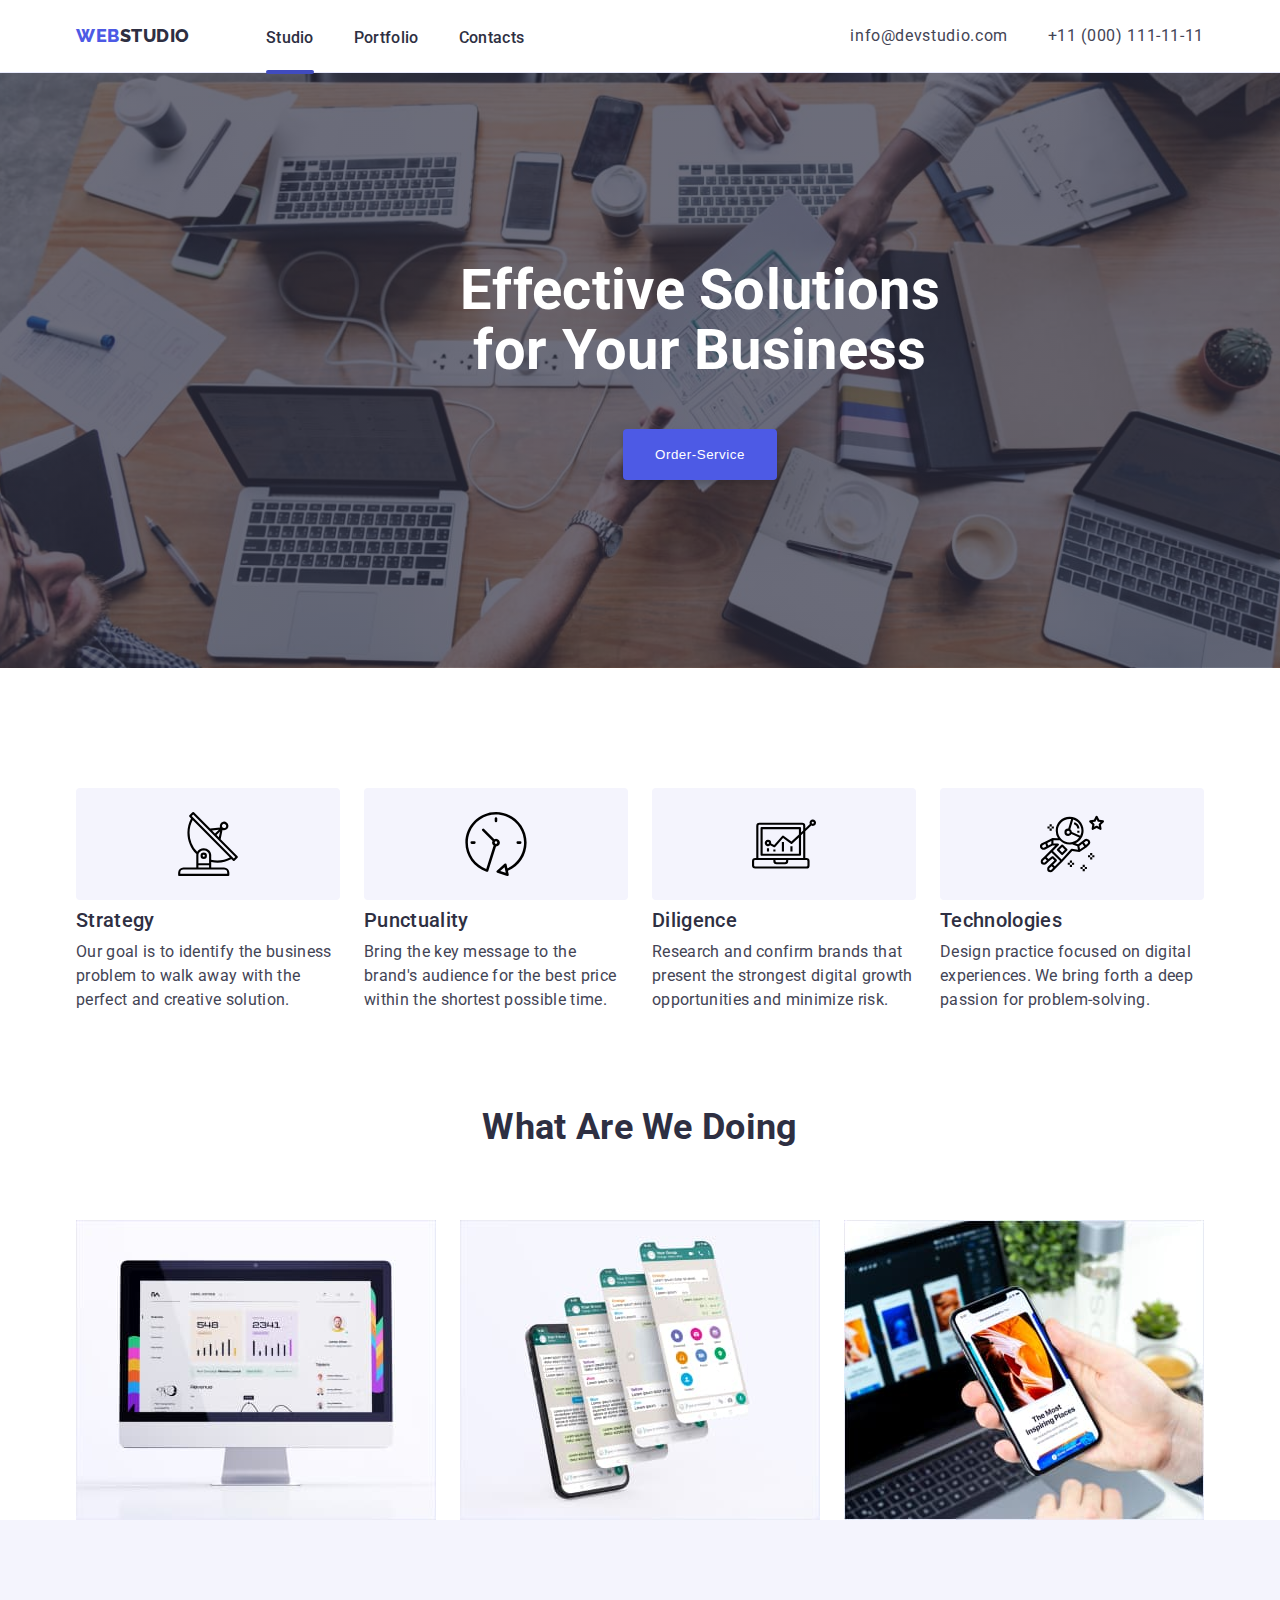
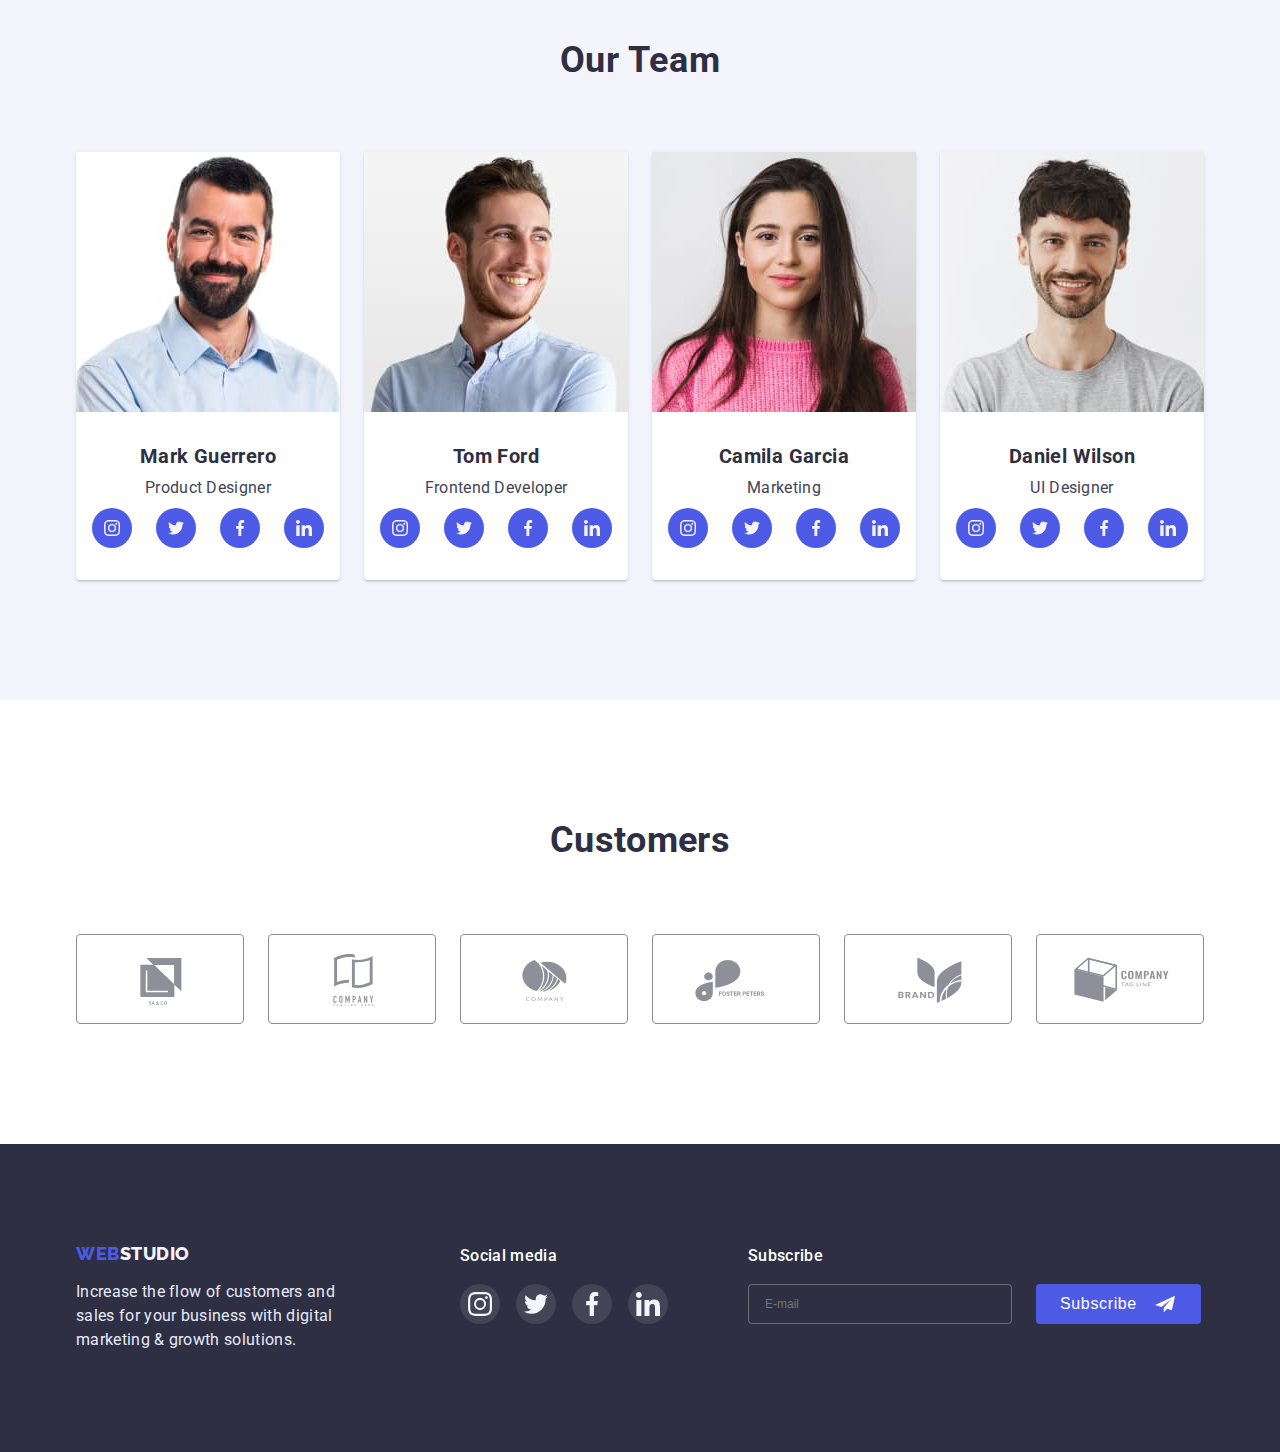
<file: index.html>
<!DOCTYPE html>
<html lang="en">
  <head>
    <meta charset="UTF-8" />
    <meta http-equiv="X-UA-Compatible" content="IE=edge" />
    <meta name="viewport" content="width=device-width, initial-scale=1.0" />
    <title>WebStudio</title>

    <link rel="preconnect" href="https://fonts.googleapis.com" />
    <link rel="preconnect" href="https://fonts.gstatic.com" crossorigin />
    <link
      href="https://fonts.googleapis.com/css2?family=Raleway:wght@700;800&family=Roboto:wght@400;500;700;900&display=swap"
      rel="stylesheet"
    />

    <link
      rel="stylesheet"
      href="https://cdnjs.cloudflare.com/ajax/libs/modern-normalize/1.1.0/modern-normalize.min.css"
      integrity="sha512-wpPYUAdjBVSE4KJnH1VR1HeZfpl1ub8YT/NKx4PuQ5NmX2tKuGu6U/JRp5y+Y8XG2tV+wKQpNHVUX03MfMFn9Q=="
      crossorigin="anonymous"
      referrerpolicy="no-referrer"
    />
    <link rel="stylesheet" href="./css/styles.css" />
    <link rel="stylesheet" href="./css/mobile.css" />
    <link rel="stylesheet" href="./css/tablet.css" />
    <link rel="stylesheet" href="./css/desktop.css" />
  </head>

  <body>
    <header class="header">
      <div class="container header-container">
        <nav class="header-navigation">
          <a href="./index.html" class="header-logo-web link"
            >Web<span class="header-logo-studio link">Studio</span></a
          >
          <ul class="header-list list">
            <li class="header-item">
              <a class="header-link link current" href="./index.html">Studio</a>
            </li>
            <li class="header-item">
              <a class="header-link link" href="./portfolio.html">Portfolio</a>
            </li>
            <li class="header-item">
              <a class="header-link link" href="">Contacts</a>
            </li>
          </ul>
        </nav>

        <ul class="header-info list">
          <li class="header-item">
            <a class="header-mailto link" href="mailto:info@devstudio.com"
              >info@devstudio.com</a
            >
          </li>
          <li class="header-item">
            <a class="header-tel link" href="tel:+110001111111"
              >+11 (000) 111-11-11</a
            >
          </li>
        </ul>

        <button type="button" class="menu-open" data-Menu-open>
          <svg class="menu-open-icon" width="32" height="22">
            <use href="./img/icons.svg#icon-hamburger"></use>
          </svg>
        </button>
      </div>
      <div class="mob-menu is-hidden" data-Menu>
        <div class="container">

    <div class="mob-menu-top">
        <button type="button" class="menu-close" data-Menu-close>
          <svg class="menu-close-icon" width="8" height="8">
            <use href="./img/icons.svg#icon-close-black"></use>
          </svg>
        </button>
        <ul class="mob-menu-list list">
            <li class="mob-menu-item">
              <a class="mob-link link current" href="./index.html">Studio</a>
            </li>
            <li class="mob-menu-item">
              <a class="mob-link link" href="./portfolio.html">Portfolio</a>
            </li>
            <li class="mob-menu-item">
              <a class="mob-link link" href="">Contacts</a>
            </li>
          </ul>
    </div>
        </nav>

    <div class="mob-menu-bottom"> 
        <ul class="mob-menu-info list">
          <li class="mob-menu-item">
            <a class="mob-menu-tel link" href="tel:+110001111111"
              >11(000)111-11-11</a
            >
          </li>
          <li class="mob-menu-item">
            <a class="mob-menu-mailto link" href="mailto:info@devstudio.com"
              >info@devstudio.com</a
            >
          </li>
        </ul>
        <ul class="mob-soc-list list">
          <li class="mob-soc-item">
                    <a href="" class="mob-soc-link link">
                      <svg class="mob-soc-icon" width="24" height="24">
                        <use href="./img/icons.svg#icon-instagram"></use>
                      </svg>
                    </a>
                  </li>
                  <li class="mob-soc-item">
                    <a href="" class="mob-soc-link link">
                      <svg class="mob-soc-icon" width="24" height="24">
                        <use href="./img/icons.svg#icon-twitter"></use>
                      </svg>
                    </a>
                  </li>
                  <li class="mob-soc-item">
                    <a href="" class="mob-soc-link link">
                      <svg class="mob-soc-icon" width="24" height="24">
                        <use href="./img/icons.svg#icon-facebook"></use>
                      </svg>
                    </a>
                  </li>
                  <li class="mob-soc-item">
                  <a href="" class="mob-soc-link link">
                <svg class="mob-soc-icon" width="24" height="24">
                <use href="./img/icons.svg#icon-linkedin"></use>
              </svg>
            </a>
          </li>
        </ul>
    </div> 

        </div>
      </div>
    </header>
    <main class="main">
      <!-- Page header section  -->
      <section class="hero">
        <div class="container">
          <h1 class="hero-caption">Effective Solutions for Your Business</h1>
          <button type="button" class="hero-btn" data-modal-open>
            Order-Service
          </button>
        </div>
      </section>
      <!-- Unique page content section-->
      <section class="text">
        <div class="container">
          <ul class="text-list list">
            <li class="text-item">
              <div class="features-div">
                <svg class="features-icon" width="64px" height="64px">
                  <use href="./img/icons.svg#icon-antenna"></use>
                </svg>
              </div>
              <h3 class="text-title">Strategy</h3>
              <p class="text-quote">
                Our goal is to identify the business problem to walk away with
                the perfect and creative solution.
              </p>
            </li>
            <li class="text-item">
              <div class="features-div">
                <svg class="features-icon" width="64px" height="64px">
                  <use href="./img/icons.svg#icon-clock"></use>
                </svg>
              </div>
              <h3 class="text-title">Punctuality</h3>
              <p class="text-quote">
                Bring the key message to the brand's audience for the best price
                within the shortest possible time.
              </p>
            </li>
            <li class="text-item">
              <div class="features-div">
                <svg class="features-icon" width="64px" height="64px">
                  <use href="./img/icons.svg#icon-diagram"></use>
                </svg>
              </div>
              <h3 class="text-title">Diligence</h3>
              <p class="text-quote">
                Research and confirm brands that present the strongest digital
                growth opportunities and minimize risk.
              </p>
            </li>
            <li class="text-item">
              <div class="features-div">
                <svg class="features-icon" width="64px" height="64px">
                  <use href="./img/icons.svg#icon-astronaut"></use>
                </svg>
              </div>
              <h3 class="text-title">Technologies</h3>
              <p class="text-quote">
                Design practice focused on digital experiences. We bring forth a
                deep passion for problem-solving.
              </p>
            </li>
          </ul>
        </div>
      </section>
      <!-- Offer section-->
      <section class="section about-section">
        <div class="container">
          <h2 class="about-title">What are we doing</h2>
          <ul class="about-list list">
            <li class="about-item">
              <img src="./img/about1.jpg" alt="Strategy" />
            </li>
            <li class="about-item">
              <img src="./img/about2.jpg" alt="programs" />
            </li>
            <li class="about-item">
              <img src="./img/about3.jpg" alt="technologies" />
            </li>
          </ul>
        </div>
      </section>
      <!-- Employees companies-->
      <section class="section section-user">
        <div class="container">
          <h2 class="user-logoo">Our Team</h2>
          <ul class="user-list list">
            <li class="user-item">
              <img
                src="./img/employees1.jpg"
                alt="employees"
                srcset="./img/employees1-1x.jpg 1x, ./img/employees1-2x.jpg 2x"
                width="264"
                height="260"
              />
              <div class="team-memb">
                <h3 class="user-logo">Mark Guerrero</h3>
                <p class="user-quote">Product Designer</p>
                <ul class="webstudio-soc-list list">
                  <li class="webstudio-soc-item">
                    <a href="" class="webstudio-soc-link link">
                      <svg class="webstudio-soc-icon" width="16" height="16">
                        <use href="./img/icons.svg#icon-instagram"></use>
                      </svg>
                    </a>
                  </li>
                  <li class="webstudio-soc-item">
                    <a href="" class="webstudio-soc-link link">
                      <svg class="webstudio-soc-icon" width="16" height="16">
                        <use href="./img/icons.svg#icon-twitter"></use>
                      </svg>
                    </a>
                  </li>
                  <li class="webstudio-soc-item">
                    <a href="" class="webstudio-soc-link link">
                      <svg class="webstudio-soc-icon" width="16" height="16">
                        <use href="./img/icons.svg#icon-facebook"></use>
                      </svg>
                    </a>
                  </li>
                  <li class="webstudio-soc-item">
                    <a href="" class="webstudio-soc-link link">
                      <svg class="webstudio-soc-icon" width="16" height="16">
                        <use href="./img/icons.svg#icon-linkedin"></use>
                      </svg>
                    </a>
                  </li>
                </ul>
              </div>
            </li>
            <li class="user-item">
              <img
                src="./img/employees2.jpg"
                alt="employees"
                srcset="./img/employees2-1x.jpg 1x, ./img/employees2-2x.jpg 2x"
                width="264"
                height="260"
              />
              <div class="team-memb">
                <h3 class="user-logo">Tom Ford</h3>
                <p class="user-quote">Frontend Developer</p>
                <ul class="webstudio-soc-list list">
                  <li class="webstudio-soc-item">
                    <a href="" class="webstudio-soc-link link">
                      <svg class="webstudio-soc-icon" width="16" height="16">
                        <use href="./img/icons.svg#icon-instagram"></use>
                      </svg>
                    </a>
                  </li>
                  <li class="webstudio-soc-item">
                    <a href="" class="webstudio-soc-link link">
                      <svg class="webstudio-soc-icon" width="16" height="16">
                        <use href="./img/icons.svg#icon-twitter"></use>
                      </svg>
                    </a>
                  </li>
                  <li class="webstudio-soc-item">
                    <a href="" class="webstudio-soc-link link">
                      <svg class="webstudio-soc-icon" width="16" height="16">
                        <use href="./img/icons.svg#icon-facebook"></use>
                      </svg>
                    </a>
                  </li>
                  <li class="webstudio-soc-item">
                    <a href="" class="webstudio-soc-link link">
                      <svg class="webstudio-soc-icon" width="16" height="16">
                        <use href="./img/icons.svg#icon-linkedin"></use>
                      </svg>
                    </a>
                  </li>
                </ul>
              </div>
            </li>
            <li class="user-item">
              <img
                src="./img/employees3.jpg"
                alt="employees"
                srcset="./img/employees3-1x.jpg 1x, ./img/employees3-2x.jpg 2x"
                width="264"
                height="260"
              />
              <div class="team-memb">
                <h3 class="user-logo">Camila Garcia</h3>
                <p class="user-quote">Marketing</p>
                <ul class="webstudio-soc-list list">
                  <li class="webstudio-soc-item">
                    <a href="" class="webstudio-soc-link link">
                      <svg class="webstudio-soc-icon" width="16" height="16">
                        <use href="./img/icons.svg#icon-instagram"></use>
                      </svg>
                    </a>
                  </li>
                  <li class="webstudio-soc-item">
                    <a href="" class="webstudio-soc-link link">
                      <svg class="webstudio-soc-icon" width="16" height="16">
                        <use href="./img/icons.svg#icon-twitter"></use>
                      </svg>
                    </a>
                  </li>
                  <li class="webstudio-soc-item">
                    <a href="" class="webstudio-soc-link link">
                      <svg class="webstudio-soc-icon" width="16" height="16">
                        <use href="./img/icons.svg#icon-facebook"></use>
                      </svg>
                    </a>
                  </li>
                  <li class="webstudio-soc-item">
                    <a href="" class="webstudio-soc-link link">
                      <svg class="webstudio-soc-icon" width="16" height="16">
                        <use href="./img/icons.svg#icon-linkedin"></use>
                      </svg>
                    </a>
                  </li>
                </ul>
              </div>
            </li>
            <li class="user-item">
              <img
                src="./img/employees4.jpg"
                alt="employees"
                srcset="./img/employees4-1x.jpg 1x, ./img/employees4-2x.jpg 1x"
                width="264"
                height="260"
              />
              <div class="team-memb">
                <h3 class="user-logo">Daniel Wilson</h3>
                <p class="user-quote">UI Designer</p>
                <ul class="webstudio-soc-list list">
                  <li class="webstudio-soc-item">
                    <a href="" class="webstudio-soc-link link">
                      <svg class="webstudio-soc-icon" width="16" height="16">
                        <use href="./img/icons.svg#icon-instagram"></use>
                      </svg>
                    </a>
                  </li>
                  <li class="webstudio-soc-item">
                    <a href="" class="webstudio-soc-link link">
                      <svg class="webstudio-soc-icon" width="16" height="16">
                        <use href="./img/icons.svg#icon-twitter"></use>
                      </svg>
                    </a>
                  </li>
                  <li class="webstudio-soc-item">
                    <a href="" class="webstudio-soc-link link">
                      <svg class="webstudio-soc-icon" width="16" height="16">
                        <use href="./img/icons.svg#icon-facebook"></use>
                      </svg>
                    </a>
                  </li>
                  <li class="webstudio-soc-item">
                    <a href="" class="webstudio-soc-link link">
                      <svg class="webstudio-soc-icon" width="16" height="16">
                        <use href="./img/icons.svg#icon-linkedin"></use>
                      </svg>
                    </a>
                  </li>
                </ul>
              </div>
            </li>
          </ul>
        </div>
      </section>
      <section class="section">
        <div class="container">
          <h2 class="section-title">Customers</h2>
          <ul class="clients-list list">
            <li class="clients-item">
              <a href="" class="clients-link link">
                <svg class="clients-icon" width="104" height="56">
                  <use href="./img/icons.svg#icon-Logo"></use>
                </svg>
              </a>
            </li>
            <li class="clients-item">
              <a href="" class="clients-link link">
                <svg class="clients-icon" width="104" height="56">
                  <use href="./img/icons.svg#icon-Logo1"></use>
                </svg>
              </a>
            </li>
            <li class="clients-item">
              <a href="" class="clients-link link">
                <svg class="clients-icon" width="104" height="56">
                  <use href="./img/icons.svg#icon-Logo2"></use>
                </svg>
              </a>
            </li>
            <li class="clients-item">
              <a href="" class="clients-link link">
                <svg class="clients-icon" width="104" height="56">
                  <use href="./img/icons.svg#icon-Logo3"></use>
                </svg>
              </a>
            </li>
            <li class="clients-item">
              <a href="" class="clients-link link">
                <svg class="clients-icon" width="104" height="56">
                  <use href="./img/icons.svg#icon-Logo4"></use>
                </svg>
              </a>
            </li>
            <li class="clients-item">
              <a href="" class="clients-link link">
                <svg class="clients-icon" width="104" height="56">
                  <use href="./img/icons.svg#icon-Logo5"></use>
                </svg>
              </a>
            </li>
          </ul>
        </div>
      </section>
    </main>
    <footer class="footer">
      <div class="container">
        <div class="logo-footer">
          <a href="./index.html" class="footer-logo-web link"
            >Web<span class="footer-logo-studio link">Studio</span></a
          >
          <p class="footer-quote">
            Increase the flow of customers and sales for your business with
            digital marketing & growth solutions.
          </p>
        </div>
        <div class="social-media">
          <p class="footer-media">Social media</p>
          <ul class="footer-list list">
            <li class="footer-item">
              <a href="" class="footer-link">
                <svg class="footer-icon" width="24" height="24">
                  <use href="./img/icons.svg#icon-instagram"></use>
                </svg>
              </a>
            </li>
            <li class="footer-item">
              <a href="" class="footer-link">
                <svg class="footer-icon" width="24" height="24">
                  <use href="./img/icons.svg#icon-twitter"></use>
                </svg>
              </a>
            </li>
            <li class="footer-item">
              <a href="" class="footer-link">
                <svg class="footer-icon" width="24" height="24">
                  <use href="./img/icons.svg#icon-facebook"></use>
                </svg>
              </a>
            </li>
            <li class="footer-item">
              <a href="" class="footer-link">
                <svg class="footer-icon" width="24" height="24">
                  <use href="./img/icons.svg#icon-linkedin"></use>
                </svg>
              </a>
            </li>
          </ul>
      </div>
        <div class="online">
          <p class="footer-media">Subscribe</p>
          <form class="online-form">
            <input
              type="text"
              class="online-input"
              placeholder="E-mail"
              name="E-mail"
              required
            />
            <button class="btn-subscribe" type="submit">
              Subscribe
              <svg class="btn-icon" width="24" height="20">
                <use href="./img/icons.svg#icon-Frame"></use>
              </svg>
            </button>
          </form>
        </div>
      </div>
    </footer>
    <div class="backdrob is-hidden" data-modal>
      <div class="modal">
        <button type="button" class="modal-close" data-modal-close>
          <svg class="modal-icon" width="8" height="8">
            <use href="./img/icons.svg#icon-close-black-18dp"></use>
          </svg>
        </button>
        <p class="modal-title">Leave your contacts and we will call you back</p>
        <form class="modal-form">
          <label
            ><span class="input-text">Name</span>
            <span class="input-wrap">
              <input
                type="text"
                class="modal-input"
                name="user-name"
                required
              />
              <svg class="input-icon" width="18" height="18">
                <use href="./img/icons.svg#icon-person-black"></use>
              </svg>
            </span>
          </label>

          <label
            ><span class="input-text">Phone</span>
            <span class="input-wrap">
              <input type="tel" class="modal-input" name="user-tel" required />
              <svg class="input-icon" width="18" height="24">
                <use href="./img/icons.svg#icon-phone-black"></use>
              </svg>
            </span>
          </label>

          <label
            ><span class="input-text">Email</span>
            <span class="input-wrap">
              <input type="email" class="modal-input" name="user-email" />
              <svg class="input-icon" width="18" height="24">
                <use href="./img/icons.svg#icon-email-black"></use>
              </svg>
            </span>
          </label>

          <label
            ><span class="input-text">Comment</span>
            <span class="input-wrap">
              <textarea
                name="user-text"
                id="user-text"
                class="modal-comment"
                placeholder="Text input"
              ></textarea>
            </span>
          </label>

          <div class="modal-field">
            <input
              type="checkbox"
              name="privacy"
              id="privacy"
              value="true"
              class="input-check visually-hidden"
            />
            <label for="privacy" class="check-text">
              <span>
                <svg class="check-icon" width="12" height="12">
                  <use href="./img/icons.svg#icon-Vector-1"></use>
                </svg>
              </span>
                I accept the terms and conditions of the
                <a href="#" class="link-policy">Privacy Policy</a>
            </label>
          </div>
          <div class="filter-btn">
            <button class="btn-sen" type="submit">Send</button>
          </div>
        </form>
      </div>
    </div>
    <script src="./js/modal.js"></script>
    <script src="./js/menu.js"></script>
  </body>
</html>
</file>
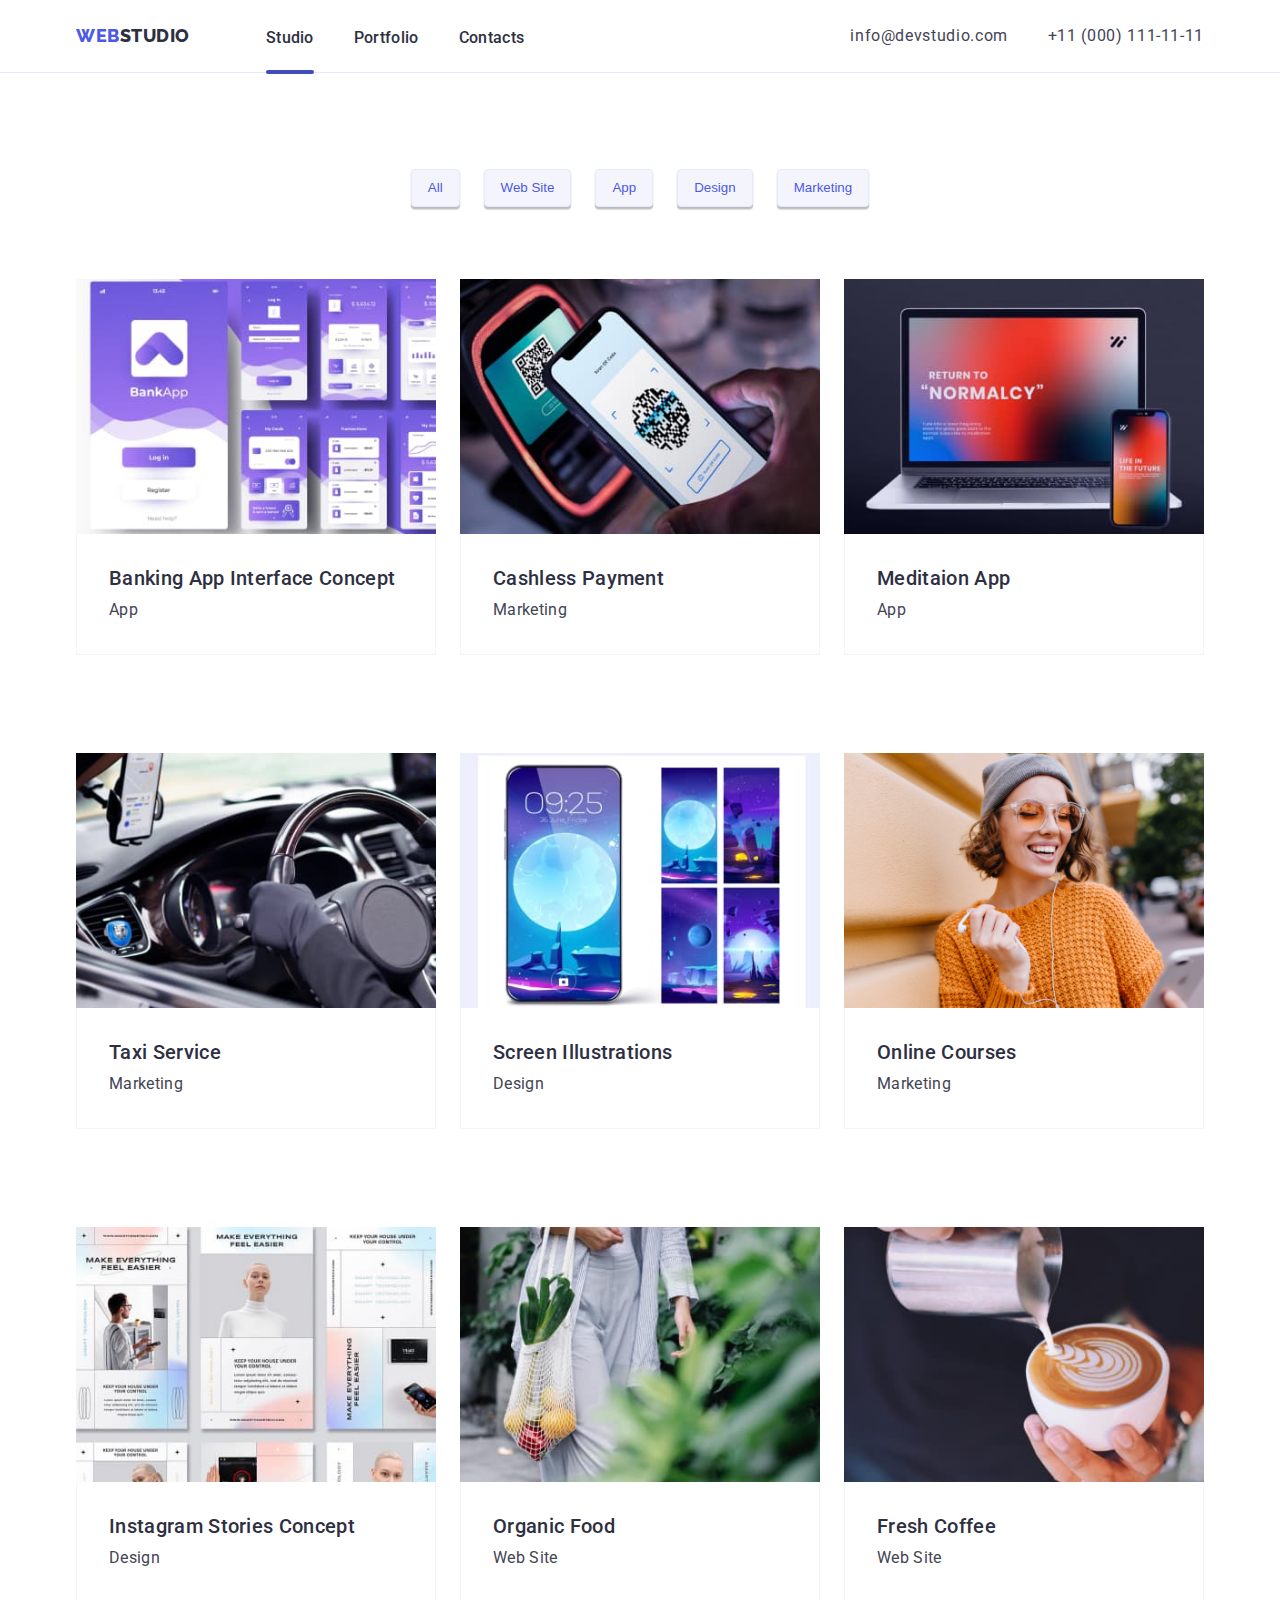
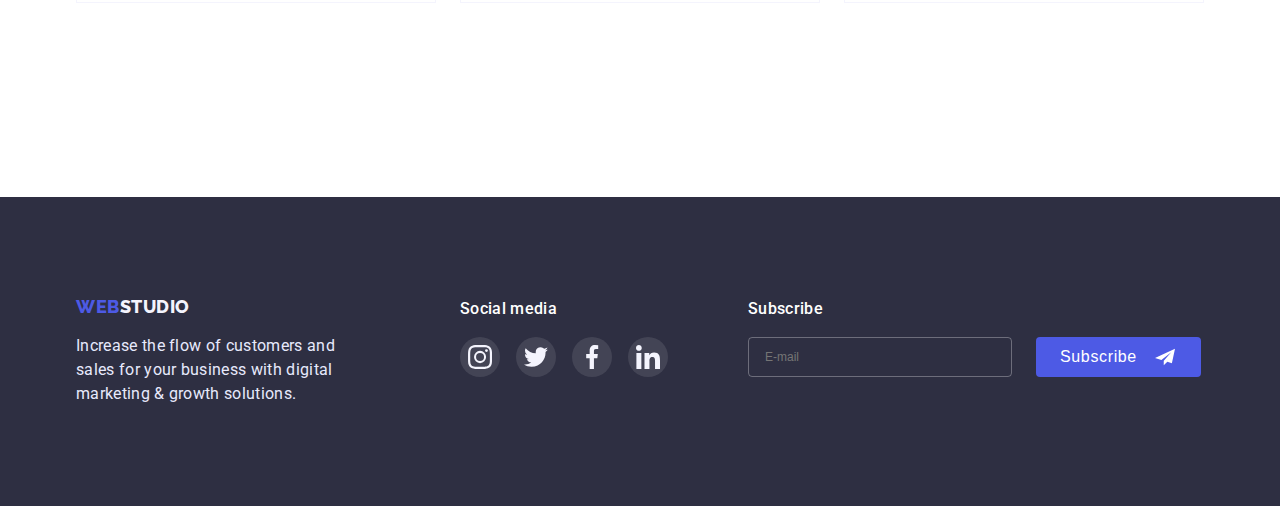
<file: portfolio.html>
<!DOCTYPE html>
<html lang="en">
  <head>
    <meta charset="UTF-8" />
    <meta http-equiv="X-UA-Compatible" content="IE=edge" />
    <meta name="viewport" content="width=device-width, initial-scale=1.0" />
    <title>WebStudio</title>

    <link rel="preconnect" href="https://fonts.googleapis.com">
    <link rel="preconnect" href="https://fonts.gstatic.com" crossorigin>
    <link href="https://fonts.googleapis.com/css2?family=Raleway:wght@700;800&family=Roboto:wght@400;500;700;900&display=swap" rel="stylesheet">
    
    <link
      rel="stylesheet"
      href="https://cdnjs.cloudflare.com/ajax/libs/modern-normalize/1.1.0/modern-normalize.min.css"
      integrity="sha512-wpPYUAdjBVSE4KJnH1VR1HeZfpl1ub8YT/NKx4PuQ5NmX2tKuGu6U/JRp5y+Y8XG2tV+wKQpNHVUX03MfMFn9Q=="
      crossorigin="anonymous"
      referrerpolicy="no-referrer"
    />
    <link rel="stylesheet" href="./css/styles.css" />
    <link rel="stylesheet" href="./css/mobile.css" />
    <link rel="stylesheet" href="./css/tablet.css" />
    <link rel="stylesheet" href="./css/desktop.css" />
  </head>

  <body>
    <header class="header">
      <div class="container header-container">
        <nav class="header-navigation">
          <a href="./index.html" class="header-logo-web link"
            >Web<span class="header-logo-studio link">Studio</span></a
          >
          <ul class="header-list list">
            <li class="header-item">
              <a class="header-link link current" href="./index.html">Studio</a>
            </li>
            <li class="header-item">
              <a class="header-link link" href="./portfolio.html">Portfolio</a>
            </li>
            <li class="header-item">
              <a class="header-link link" href="">Contacts</a>
            </li>
          </ul>
        </nav>

        <ul class="header-info list">
          <li class="header-item">
            <a class="header-mailto link" href="mailto:info@devstudio.com"
              >info@devstudio.com</a
            >
          </li>
          <li class="header-item">
            <a class="header-tel link" href="tel:+110001111111"
              >+11 (000) 111-11-11</a
            >
          </li>
        </ul>

        <button type="button" class="menu-open" data-Menu-open>
          <svg class="menu-open-icon" width="32" height="22">
            <use href="./img/icons.svg#icon-hamburger"></use>
          </svg>
        </button>
      </div>
      <div class="mob-menu is-hidden" data-Menu>
        <div class="container">

    <div class="mob-menu-top">
        <button type="button" class="menu-close" data-Menu-close>
          <svg class="menu-close-icon" width="8" height="8">
            <use href="./img/icons.svg#icon-close-black"></use>
          </svg>
        </button>
        <ul class="mob-menu-list list">
            <li class="mob-menu-item">
              <a class="mob-link link current" href="./index.html">Studio</a>
            </li>
            <li class="mob-menu-item">
              <a class="mob-link link" href="./portfolio.html">Portfolio</a>
            </li>
            <li class="mob-menu-item">
              <a class="mob-link link" href="">Contacts</a>
            </li>
          </ul>
    </div>
        </nav>

    <div class="mob-menu-bottom"> 
        <ul class="mob-menu-info list">
          <li class="mob-menu-item">
            <a class="mob-menu-tel link" href="tel:+110001111111"
              >11(000)111-11-11</a
            >
          </li>
          <li class="mob-menu-item">
            <a class="mob-menu-mailto link" href="mailto:info@devstudio.com"
              >info@devstudio.com</a
            >
          </li>
        </ul>
        <ul class="mob-soc-list list">
          <li class="mob-soc-item">
                    <a href="" class="mob-soc-link link">
                      <svg class="mob-soc-icon" width="24" height="24">
                        <use href="./img/icons.svg#icon-instagram"></use>
                      </svg>
                    </a>
                  </li>
                  <li class="mob-soc-item">
                    <a href="" class="mob-soc-link link">
                      <svg class="mob-soc-icon" width="24" height="24">
                        <use href="./img/icons.svg#icon-twitter"></use>
                      </svg>
                    </a>
                  </li>
                  <li class="mob-soc-item">
                    <a href="" class="mob-soc-link link">
                      <svg class="mob-soc-icon" width="24" height="24">
                        <use href="./img/icons.svg#icon-facebook"></use>
                      </svg>
                    </a>
                  </li>
                  <li class="mob-soc-item">
                  <a href="" class="mob-soc-link link">
                <svg class="mob-soc-icon" width="24" height="24">
                <use href="./img/icons.svg#icon-linkedin"></use>
              </svg>
            </a>
          </li>
        </ul>
    </div> 

        </div>
      </div>
    </header>
    <main>
      <!-- Portfolio -->
      <section class="Portfolio">
        <div class="container">
          <h1 class="visually-hidden">Examples of WebStudio work</h1>
          <ul class="features-list list">
            <li class="features-item">
              <button type="button" class="features-btn">All</button>
            </li>
            <li class="features-item">
              <button type="button" class="features-btn">Web Site</button>
            </li>
            <li class="features-item">
              <button type="button" class="features-btn">App</button>
            </li>
            <li class="features-item">
              <button type="button" class="features-btn">Design</button>
            </li>
            <li class="features-item">
              <button type="button" class="features-btn">Marketing</button>
            </li>
          </ul>
            <ul class="project-list list">
                <li class="project-item">
                    <div class="project-top-wrap">
                      <img
                        src="./img/functions1.jpg"
                        alt="applications"
                        srcset="./img/functions-1x.jpg 1x, ./img/functions-2x.jpg 2x"
                        width="360"
                      />
                      <p class="project-top-text">14 Stylish and User-Friendly App Design Concepts · Task Manager App · Calorie Tracker App · Exotic Fruit Ecommerce App · Cloud Storage App</p>
                    </div>
                  <div class="container-text">
                  <h3 class="project-title">
                  Banking App Interface Concept
                  </h3>
                  <p class="project-text">App</p>
                  </div>
              </li>
              
              <li class="project-item">
                    <div class="project-top-wrap">
                      <img
                        src="./img/functions2.jpg"
                        alt="payment"
                        srcset="./img/functi1-1x.jpg 1x, ./img/functi1-2x.jpg 2x"
                        width="360"
                      />
                      <p class="project-top-text">14 Stylish and User-Friendly App Design Concepts · Task Manager App · Calorie Tracker App · Exotic Fruit Ecommerce App · Cloud Storage App</p>
                    </div>
                  <div class="container-text">
                  <h3 class="project-title">Cashless Payment</h3>
                  <p class="project-text">Marketing</p>
                  </div>
            </li>

            <li class="project-item">
                  <div class="project-top-wrap">
                    <img
                      src="./img/functions3.jpg"
                      alt="meditaion"
                      srcset="./img/fun-1x.jpg 1x, ./img/fun-2x.jpg 2x"
                      width="360"
                      />
                    <p class="project-top-text">14 Stylish and User-Friendly App Design Concepts · Task Manager App · Calorie Tracker App · Exotic Fruit Ecommerce App · Cloud Storage App</p>
                    </div>
              <div class="container-text">
                <h3 class="project-title">Meditaion App</h3>
                <p class="project-text">App</p>
              </div>
            </li>

            <li class="project-item">
                  <div class="project-top-wrap">
                    <img
                        src="./img/functions4.jpg"
                        alt="taxi"
                        srcset="./img/functions1-1x.jpg 1x, ./img/functions1-2x.jpg 2x"
                        width="360"
                      />
                    <p class="project-top-text">14 Stylish and User-Friendly App Design Concepts · Task Manager App · Calorie Tracker App · Exotic Fruit Ecommerce App · Cloud Storage App</p>
                  </div>
              <div class="container-text">
                <h3 class="project-title">Taxi Service</h3>
                <p class="project-text">Marketing</p>
              </div>
            </li>

            <li class="project-item">
                <div class="project-top-wrap">
                      <img
                        src="./img/functions5.jpg"
                        alt="illustrations"
                        srcset="./img/funct1-1x.jpg 1x, ./img/funct1-2x.jpg 2x"
                        width="360"
                      />
                    <p class="project-top-text">14 Stylish and User-Friendly App Design Concepts · Task Manager App · Calorie Tracker App · Exotic Fruit Ecommerce App · Cloud Storage App</p>
                </div>              
              <div class="container-text">
                <h3 class="project-title">Screen Illustrations</h3>
                <p class="project-text">Design</p>
              </div>
            </li>

            <li class="project-item">
                <div class="project-top-wrap">             
                    <img
                      src="./img/functions6.jpg"
                      alt="courses"
                      srcset="./img/funct-1x.jpg 1x, ./img/funct-2x.jpg 2x"
                      width="360"
                    />
                  <p class="project-top-text">14 Stylish and User-Friendly App Design Concepts · Task Manager App · Calorie Tracker App · Exotic Fruit Ecommerce App · Cloud Storage App</p>
                </div>              
              <div class="container-text">
                <h3 class="project-title">Online Courses</h3>
                <p class="project-text">Marketing</p>
              </div>
            </li>

            <li class="project-item">
                <div class="project-top-wrap">                         
                    <img
                      src="./img/functions7.jpg"
                      alt="instagram"
                      srcset="./img/functi-1x.jpg 1x, ./img/functi-2x.jpg 2x"
                      width="360"
                    />
                  <p class="project-top-text">14 Stylish and User-Friendly App Design Concepts · Task Manager App · Calorie Tracker App · Exotic Fruit Ecommerce App · Cloud Storage App</p>
                </div>               
              <div class="container-text">
                <h3 class="project-title">Instagram Stories Concept</h3>
                <p class="project-text">Design</p>
              </div>
            </li>

            <li class="project-item"> 
                <div class="project-top-wrap">               
                    <img
                      src="./img/functions8.jpg"
                      alt="food"
                      srcset="./img/functio-1x.jpg 1x, ./img/functio-2x.jpg 2x"
                      width="360"
                    />
                  <p class="project-top-text">14 Stylish and User-Friendly App Design Concepts · Task Manager App · Calorie Tracker App · Exotic Fruit Ecommerce App · Cloud Storage App</p>
                </div>               
              <div class="container-text">
                <h3 class="project-title">Organic Food</h3>
                <p class="project-text">Web Site</p>
              </div>
            </li>
            
            <li class="project-item link">
                <div class="project-top-wrap">             
                  <img
                    src="./img/functions9.jpg"
                    alt="coffee"
                    srcset="./img/function-1x.jpg 1x, ./img/function-2x.jpg 2x"
                    width="360"
                  />
                  <p class="project-top-text">14 Stylish and User-Friendly App Design Concepts · Task Manager App · Calorie Tracker App · Exotic Fruit Ecommerce App · Cloud Storage App</p>
                </div>               
              <div class="container-text">
                <h3 class="project-title">Fresh Coffee</h3>
                <p class="project-text">Web Site</p>
              </div>
            </li>
          </ul>
        </div>
    </main>
    <footer class="footer">
      <div class="container">
        <div class="logo-footer footer-div">
          <a href="./index.html" class="footer-logo-web link"
            >Web<span class="footer-logo-studio link">Studio</span></a
          >
          <p class="footer-quote">
            Increase the flow of customers and sales for your business with
            digital marketing & growth solutions.
          </p>
        </div>
        <div class="social-media footer-div">
          <p class="footer-media">Social media</p>
          <ul class="footer-list list">
            <li class="footer-item">
              <a href="" class="footer-link">
                <svg class="footer-icon" width="24" height="24">
                  <use href="./img/icons.svg#icon-instagram"></use>
                </svg>
              </a>
            </li>
            <li class="footer-item">
              <a href="" class="footer-link">
                <svg class="footer-icon" width="24" height="24">
                  <use href="./img/icons.svg#icon-twitter"></use>
                </svg>
              </a>
            </li>
            <li class="footer-item">
              <a href="" class="footer-link">
                <svg class="footer-icon" width="24" height="24">
                  <use href="./img/icons.svg#icon-facebook"></use>
                </svg>
              </a>
            </li>
            <li class="footer-item">
              <a href="" class="footer-link">
                <svg class="footer-icon" width="24" height="24">
                  <use href="./img/icons.svg#icon-linkedin"></use>
                </svg>
              </a>
            </li>
          </ul>
        </div>
        <div class="online">
          <p class="footer-media">Subscribe</p>
          <form class="online-form">
            <input
              type="text"
              class="online-input"
              placeholder="E-mail"
              name="E-mail"
              required
            />
            <button class="btn-subscribe" type="submit">
              Subscribe
              <svg class="btn-icon" width="24" height="20">
                <use href="./img/icons.svg#icon-Frame"></use>
              </svg>
            </button>
          </form>
        </div>
      </div>
    </footer>
    <div class="backdrob is-hidden" data-modal>
      <div class="modal">
        <button type="button" class="modal-close" data-modal-close>
          <svg class="modal-icon" width="8" height="8">
            <use href="./img/icons.svg#icon-close-black-18dp"></use>
          </svg>
        </button>
        <p class="modal-title">Leave your contacts and we will call you back</p>
        <form class="modal-form">
          <label
            ><span class="input-text">Name</span>
            <span class="input-wrap">
              <input
                type="text"
                class="modal-input"
                name="user-name"
                required
              />
              <svg class="input-icon" width="18" height="18">
                <use href="./img/icons.svg#icon-person-black"></use>
              </svg>
            </span>
          </label>

          <label
            ><span class="input-text">Phone</span>
            <span class="input-wrap">
              <input type="tel" class="modal-input" name="user-tel" required />
              <svg class="input-icon" width="18" height="24">
                <use href="./img/icons.svg#icon-phone-black"></use>
              </svg>
            </span>
          </label>

          <label
            ><span class="input-text">Email</span>
            <span class="input-wrap">
              <input type="email" class="modal-input" name="user-email" />
              <svg class="input-icon" width="18" height="24">
                <use href="./img/icons.svg#icon-email-black"></use>
              </svg>
            </span>
          </label>

          <label
            ><span class="input-text">Comment</span>
            <span class="input-wrap">
              <textarea
                name="user-text"
                id="user-text"
                class="modal-comment"
                placeholder="Text input"
              ></textarea>
            </span>
          </label>

          <div class="modal-field">
            <input
              type="checkbox"
              name="privacy"
              id="privacy"
              value="true"
              class="input-check visually-hidden"
            />
            <label for="privacy" class="check-text">
              <span>
                <svg class="check-icon" width="10" height="8">
                  <use href="./img/icons.svg#icon-Vector-1"></use>
                </svg>
              </span>
              I accept the terms and conditions of the
              <a class="link-policy" href="#">Privacy Policy</a>
            </label>
          </div>
          <div class="filter-btn">
            <button class="btn-sen" type="submit">Send</button>
          </div>
        </form>
      </div>
    </div>
    <script src="./js/modal.js"></script>
    <script src="./js/menu.js"></script>
  </body>
</html>
</file>
<file: css/styles.css>
* {
  margin: 0px;
  padding: 0px;
  list-style: none;
  box-sizing: border-box;
}
body {
  font-family: "Roboto", sans-serif;
  color: #455347;
  font-size: 16px;
  letter-spacing: 0.02em;
  line-height: 1.5;
}
:root {
  --title-color: #2e2f42;
  --text-color: #434455;
  --logo-web-color: #4d5ae5;
}
p,
h1,
h2,
h3,
h4,
h5,
h6 {
  margin: 0;
  padding: 0;
}
ul {
  margin: 0;
  padding-left: 0;
}
img {
  display: block;
  max-width: 100%;
  height: auto;
}

.list {
  list-style: none;
}
.link {
  text-decoration: none;
}
.no-scroll {
  overflow: hidden;
}
/*----header-----*/
.section {
  padding-top: 120px;
  padding-bottom: 120px;
}
.header-logo-studio,
.header-logo-web {
  font-family: "Raleway", sans-serif;
  font-weight: 800;
  font-size: 18px;
  line-height: 1.33;
  letter-spacing: 0.03em;
  text-transform: uppercase;
  display: flex;
  flex-direction: row;
  align-items: flex-start;
  padding: 0px;
}
.header-logo-studio {
  color: #2e2f42;
}
.header-logo-web {
  color: var(--logo-web-color);
  margin-right: 76px;
}
.header-list {
  display: flex;
  gap: 40px;
  margin-top: 24px;
  margin-bottom: 24px;
}
.header-navigation {
  display: flex;
  align-items: center;
  margin-right: auto;
}
.header {
  border-bottom: 0.5px solid #e7e9fc;
}
.header > .container {
  display: flex;
}
/*----.header-item----*/
.header-link {
  font-weight: 500;
  color: #2e2f42;
  font-size: 16px;
  line-height: 24px;
  display: flex;
  flex-direction: row;
  align-items: flex-start;
  padding: 0px;
  gap: 40px;
  position: relative;
  bottom: -2px;
  transition: background-color 250ms cubic-bezier(0.4, 0, 0.2, 1);
}
.header-link.current::after {
  content: "";
  position: absolute;
  width: 100%;
  height: 4px;
  background-color: #404bbf;
  border-radius: 2px;
  left: 0;
  bottom: -24px;
}

.hero-btn:hover {
  background-color: #404bbf;
  box-shadow: 0px 4px 4px rgba(0, 0, 0, 0.15);
}
.header-link:focus {
  color: #535353;
}
.header-link:hover,
.header-mailto:hover,
.header-tel:hover {
  color: #4d5ae5;
}
.header-mailto,
.header-tel {
  font-weight: 400;
  color: #434455;
}
/* ----------------mob-menu--------------------- */
.menu-open {
  width: 32px;
  height: 22px;
  padding: 0;
  background-color: transparent;
  border: none;
  transition: transform 250ms cubic-bezier(0.4, 0, 0.2, 1);
}
.menu-open-icon {
  stroke: #2e2f42;
}
.mob-menu {
  position: fixed;
  top: 0;
  left: 0;
  z-index: 1;
  background-color: #ffffff;
  width: 100vw;
  height: 100vh;
  padding-top: 40px;
  padding-bottom: 40px;
  padding-left: 15px;
}
.mob-menu > .container {
  height: 100%;
  display: flex;
  flex-direction: column;
  justify-content: space-between;
  overflow: auto;
}
.menu-close {
  width: 24px;
  height: 24px;
  border-radius: 50%;
  background: #e7e9fc;
  border: 1px solid rgba(0, 0, 0, 0.1);
  display: flex;
  align-items: center;
  justify-content: center;
  margin-left: auto;
  margin-bottom: 16px;
}
.mob-menu-list {
  margin-bottom: 64px;
}
.mob-menu-item:not(:last-child) {
  margin-bottom: 24px;
}
.mob-link {
  font-weight: 700;
  color: #2e2f42;
  font-size: 34px;
  line-height: calc(40 / 36);
  display: flex;
  flex-direction: row;
  align-items: flex-start;
  padding: 0px;
  position: relative;
  transition: background-color 250ms cubic-bezier(0.4, 0, 0.2, 1);
}
.mob-menu-info {
  margin-bottom: 48px;
}
.mob-menu-mailto {
  font-weight: 500;
  font-size: 20px;
  line-height: 24px;
  color: #434455;
}
.mob-menu-tel {
  font-weight: 600;
  font-size: 32px;
  line-height: 40px;
  text-transform: capitalize;
  color: #434455;
}
.mob-menu-mailto:hover,
.mob-menu-tel:hover {
  color: #4d5ae5;
}
.mob-link:hover {
  color: #404bbf;
}
.mob-soc-list {
  display: flex;
  justify-content: space-between;
  margin-bottom: 40px;
}

.mob-soc-item {
  width: 40px;
  height: 40px;
}

.mob-soc-link {
  width: 100%;
  height: 100%;
  background-color: #4d5ae5;
  border-radius: 50%;
  display: flex;
  align-items: center;
  justify-content: center;
  transition: background-color 250ms cubic-bezier(0.4, 0, 0.2, 1);
}
.mob-soc-icon {
  fill: #f4f4fd;
}
.mob-soc-link:hover {
  background-color: #404bbf;
}

/*-------------------main------------------*/
.visually-hidden {
  position: absolute;
  width: 1px;
  height: 1px;
  margin: -1px;
  border: 0;
  padding: 0;

  white-space: nowrap;
  clip-path: inset(100%);
  clip: rect(0 0 0 0);
  overflow: hidden;
}

/*------hero--------*/

.hero {
  background-color: #2e2f42;
  background-image: linear-gradient(
      rgba(46, 47, 66, 0.7),
      rgba(46, 47, 66, 0.7)
    ),
    url(../img/people-office.jpg);
  background-repeat: no-repeat;
  background-position: center;
  background-size: cover;
  text-align: center;
  margin: auto;
  padding-top: 188px;
  padding-bottom: 188px;
  width: 1400px;
}
.hero-caption {
  margin-bottom: 48px;
  font-size: 56px;
  font-weight: 700;
  line-height: 1.07;
  text-align: center;
  color: #ffffff;
  margin-bottom: 48px;
  /* width: 492px; */
  max-width: 318px;
  margin-left: auto;
  margin-right: auto;
}
.hero-btn {
  font-weight: 500;
  line-height: 19px;
  display: inline-block;
  letter-spacing: 0.04em;
  color: #ffffff;
  padding: 16px 32px;
  cursor: pointer;
  background-color: #4d5ae5;
  box-shadow: 0px 4px 4px rgba(0, 0, 0, 0.15);
  border: azure;
  border-radius: 4px;
  transition: background-color 250ms cubic-bezier(0.4, 0, 0.2, 1);
}
.container {
  /* width: 1158px; */
  padding-left: 15px;
  padding-right: 15px;
  margin: 0 auto;
}

/*------text--------*/

.text {
  padding-top: 120px;
}
.text-list {
  display: flex;
  align-items: flex-start;
  gap: 24px;
}

/*------.text-item-----*/

.text-title {
  color: var(--title-color);
  margin-bottom: 8px;
}
.title {
  font-weight: 500;
  font-size: 20px;
  line-height: 1.2;
  margin-bottom: 8px;
}
.text-quote {
  font-weight: 400;
  color: var(--text-color);
}
.features-div {
  padding: 24px 100px;
  display: flex;
  justify-content: center;
  align-items: center;
  background-color: #f4f4fd;
  border-radius: 4px;
  margin-bottom: 8px;
}

/*------.about --------*/

.about-title {
  font-weight: 700;
  font-size: 36px;
  line-height: 1.11;
  text-align: center;
  text-transform: capitalize;
  color: var(--title-color);
  padding-bottom: 72px;
  padding-top: 0;
}

.about-list {
  display: flex;
  justify-content: center;
  gap: 24px;
}

/*------user--------*/

.section-user {
  background: #f4f4fd;
  text-align: center;
  margin: auto;
}
.team-memb {
  padding-top: 32px;
  padding-bottom: 32px;
}
.user-logo {
  margin-bottom: 8px;
  font-weight: 700;
  font-size: 20px;
  line-height: calc(24 / 20);
  letter-spacing: 0.02em;
  color: #2e2f42;
  text-align: center;
  flex: none;
}
.user-logoo {
  margin-bottom: 72px;
  font-style: normal;
  font-weight: 700;
  font-size: 36px;
  line-height: 40px;
  text-align: center;
  letter-spacing: 0.02em;
  text-transform: capitalize;
  color: var(--title-color);
}
.user-list {
  display: flex;
  /* flex-wrap: wrap; */
  gap: 24px;
  align-items: center;
  text-align: center;
}
.user-item {
  /* width: calc((100%-72px) / 4); */
  background: #ffffff;
  box-shadow: 0px 1px 6px rgba(46, 47, 66, 0.08),
    0px 1px 1px rgba(46, 47, 66, 0.16), 0px 2px 1px rgba(46, 47, 66, 0.08);
  border-radius: 0px 0px 4px 4px;
}
.user-quote {
  font-size: 16px;
  line-height: calc(24 / 16);
  letter-spacing: 0.02em;
  color: #434455;
  flex: none;
  margin-bottom: 8px;
}
.webstudio-soc-list {
  display: flex;
  justify-content: center;
  gap: 24px;
}

.webstudio-soc-item {
  width: 40px;
  height: 40px;
}

.webstudio-soc-link {
  width: 100%;
  height: 100%;
  background-color: #4d5ae5;
  border-radius: 50%;
  display: flex;
  align-items: center;
  justify-content: center;
  transition: background-color 250ms cubic-bezier(0.4, 0, 0.2, 1);
}
.webstudio-soc-icon {
  fill: #f4f4fd;
}
.webstudio-soc-link:hover {
  background-color: #404bbf;
}

/*------customers ------*/

.section-title {
  font-weight: 700;
  font-size: 36px;
  line-height: 1.16;
  text-align: center;
  color: #2e2f42;
  margin-bottom: 72px;
}
.clients-list {
  display: flex;
  flex-wrap: wrap;
  /* gap: 24px; */
  gap: 16px;
  justify-content: center;
}
.clients-item {
  border: 1px solid #8e8f99;
  border-radius: 4px;
}
.clients-item:hover {
  border: 1px solid #404bbf;
  border-radius: 4px;
}
.clients-icon {
  transition: fill 250ms cubic-bezier(0.4, 0, 0.2, 1);
}
.clients-link {
  display: flex;
  justify-content: center;
  align-items: center;
  padding: 16px 31px;
  fill: #8e8f99;
  transition: fill 250ms cubic-bezier(0.4, 0, 0.2, 1),
    border 250ms cubic-bezier(0.4, 0, 0.2, 1);
}
.clients-link:hover .clients-icon {
  fill: #4d5ae5;
}

/*-----------footer-------------*/

.footer {
  background-color: #2e2f42;
  padding-top: 100px;
  padding-bottom: 100px;
  margin: auto;
}
.footer-logo-web,
.footer-logo-studio {
  font-family: "Raleway";
  font-weight: 800;
  font-size: 18px;
  line-height: 1.16;
  display: flex;
  align-items: center;
  letter-spacing: 0.03em;
  text-transform: uppercase;
}
.logo-footer {
  /* margin-right: 120px; */
  flex-direction: column;
}
.footer-logo-studio {
  color: #f4f4fd;
}
.footer-logo-web {
  color: var(--logo-web-color);
  padding-bottom: 16px;
}
.footer-quote {
  font-weight: 400;
  color: #e7e9fc;
  max-width: 264px;
}
.footer-list {
  display: flex;
}
.footer-media {
  margin-top: 0;
  margin-bottom: 16px;
  font-weight: 500;
  color: #ffffff;
  font-size: 16px;
}
.footer-link {
  display: flex;
  justify-content: center;
  align-items: center;
  width: 40px;
  height: 40px;
  border-radius: 50%;
  background-color: rgba(255, 255, 255, 0.1);
  transition: background-color 250ms cubic-bezier(0.4, 0, 0.2, 1);
}
.footer-list {
  display: flex;
  gap: 16px;
}
.footer div {
  display: flex;
  align-items: flex-start;
  justify-content: center;
}
/* .footer-div {
  flex-direction: column;
} */
.footer-link:hover,
.footer-link:focus {
  background-color: #31d0aa;
}
.footer-icon {
  fill: #f4f4fd;
}

/* ----features--- */

.Portfolio {
  padding-top: 96px;
  padding-bottom: 120px;
}
.features-item {
  display: flex;
  flex-direction: row;
  align-items: flex-start;
  font-weight: 600;
  font-size: 16px;
  line-height: 24px;
}

.features-btn {
  display: inline-block;
  color: #4d5ae5;
  background-color: #f4f4fd;
  line-height: 1.5;
  border-radius: 4px;
  padding: 8px 16px;
  border: 1px solid #e7e9fc;
  cursor: pointer;
  flex: none;
  box-shadow: 0px 3px 1px rgba(0, 0, 0, 0.1), 0px 2px 1px rgba(0, 0, 0, 0.08),
    0px 2px 2px rgba(0, 0, 0, 0.12);
  transition: background-color 250ms cubic-bezier(0.4, 0, 0.2, 1);
}
.features-btn:hover,
.features-btn:focus {
  color: #ffffff;
  background-color: #404bbf;
  border-color: #404bbf;
}
.features-list {
  display: flex;
  flex-wrap: wrap;
  font-size: 20px;
  margin-bottom: 72px;
  justify-content: center;
  gap: 24px;
}

/*---------Portfolio----------*/

.project-list {
  display: flex;
  flex-wrap: wrap;
  gap: 24px;
  justify-content: center;
}
.container-text {
  background: #ffffff;
  border: 0.5px solid #f4f4fd;
  padding: 32px;
  border-top: none;
}
.project-item {
  max-width: 360px;
  /* height: 420px; */
  margin-bottom: 30px;
}
.project-item:hover .project-top-text {
  transform: translateY(0%);
}
.project-top-text {
  position: absolute;
  top: 0;
  font-weight: 400;
  font-size: 16px;
  line-height: 24px;
  color: #f4f4fd;
  padding: 40px;
  background-color: #4d5ae5;
  height: 100%;
  transform: translateY(100%);
  transition: transform 250ms linear;
  overflow: auto;
}
.project-top-wrap {
  position: relative;
  overflow: hidden;
}
.project-item:hover {
  border: 0.5px solid #f4f4fd54;
  border: azure;
  box-shadow: 0px 1px 6px rgba(46, 47, 66, 0.08),
    0px 1px 1px rgba(46, 47, 66, 0.16), 0px 2px 1px rgba(46, 47, 66, 0.08);
}
.project-text {
  line-height: 1.5;
  color: var(--text-color);
  border-top: none;
  font-size: 16px;
}
.project-title {
  font-weight: 500;
  line-height: calc(24 / 20);
  color: #2e2f42;
  font-size: 20px;
  margin-bottom: 8px;
}
.backdrob {
  position: fixed;
  top: 0;
  width: 100%;
  height: 100%;
  background-color: #2e2f4249;
  transition: opacity 250ms linear, visibility 250ms linear;
}

/* ----------modal---------- */

.modal {
  position: absolute;
  top: 50%;
  left: 50%;
  width: 95%;
  max-width: 392px;
  background-color: #fcfcfc;
  box-shadow: 0px 1px 1px rgba(0, 0, 0, 0.14), 0px 1px 3px rgba(0, 0, 0, 0.12),
    0px 2px 1px rgba(0, 0, 0, 0.2);
  border-radius: 4px;
  transform: translate(-50%, -50%) scale(1);
  transition: transform 250ms linear;
  padding: 24px;
}
.backdrob.is-hidden .modal {
  transform: translate(-50%, -50%) scale(0);
}
.modal-close {
  width: 24px;
  height: 24px;
  background-color: #e7e9fc;
  border: 1px solid rgba(0, 0, 0, 0.1);
  border-radius: 50%;
  display: flex;
  justify-content: center;
  align-items: center;
  cursor: pointer;
  margin-left: auto;
}
.modal-close:hover {
  background: #404bbf;
  fill: #ffffff;
}
.is-hidden {
  opacity: 0;
  visibility: hidden;
  pointer-events: none;
}
.modal-title {
  font-weight: 500;
  font-size: 16px;
  line-height: 24px;
  color: #2e2f42;
  text-align: center;
  margin-bottom: 14px;
  margin-top: 24px;
}
.modal-input {
  width: 100%;
  height: 40px;
  background-color: transparent;
  border: 1px solid rgba(33, 33, 33, 0.2);
  border-radius: 4px;
  margin-bottom: 8px;
  padding-left: 38px;
  color: #8e8f99;
  outline: none;
}
.modal-input:focus {
  border-color: #4d5ae5;
}
.modal-input:focus + .input-icon {
  fill: #4d5ae5;
}
.input-text {
  display: block;
  font-size: 12px;
  line-height: 16px;
  margin-bottom: 4px;
}
.input-icon {
  position: absolute;
  left: 19px;
  top: 50%;
  transform: translateY(-50%);
}
.input-wrap {
  position: relative;
}
.modal-comment {
  width: 100%;
  height: 100px;
  border: 1px solid rgba(33, 33, 33, 0.2);
  border-radius: 4px;
  background-color: transparent;
  outline: none;
  padding-left: 16px;
  padding-top: 8px;
  resize: none;
  margin-bottom: 14px;
}
.modal-comment::placeholder {
  font-weight: 400;
  font-size: 12px;
  line-height: 16px;
  color: rgba(117, 117, 117, 0.5);
}

.link-policy {
  margin-left: 3px;
}
.check-text {
  font-weight: 400;
  font-size: 12px;
  line-height: 1.33;
  color: #757575;
  display: flex;
  flex-wrap: wrap;
}
.check-text span {
  width: 16px;
  height: 16px;
  border: 1.25px solid #2e2f42;
  border-radius: 2px;
  margin-right: 8px;
  display: flex;
  align-items: center;
  justify-content: center;
  fill: transparent;
}
.input-check:checked + .check-text span {
  background-color: #404bbf;
  border: none;
  fill: #f4f4fd;
}
.filter-btn {
  display: flex;
  align-items: center;
  justify-content: center;
}
.btn-sen {
  display: flex;
  align-items: center;
  justify-content: center;
  width: 169px;
  margin-top: 24px;
  color: #ffffff;
  background: #4d5ae5;
  box-shadow: 0px 4px 4px rgba(0, 0, 0, 0.15);
  border-radius: 4px;
  cursor: pointer;
  padding: 16px 32px;
  border: none;
  transition: background-color 250ms cubic-bezier(0.4, 0, 0.2, 1);
}
.online {
  display: flex;
  flex-direction: column;
  /* margin-left: 80px; */
}
.online-input {
  width: 264px;
  height: 40px;
  border-radius: 4px;
  background-color: transparent;
  border: 1px solid rgba(255, 255, 255, 0.3);
  padding-left: 16px;
  padding-top: 8px;
  padding-bottom: 8px;
  font-size: 12px;
  line-height: 24px;
  outline: none;
  color: rgba(255, 255, 255, 0.6);
  margin-right: 24px;
}
.online-form {
  display: flex;
  flex-wrap: wrap;
  justify-content: space-between;
}
.btn-subscribe {
  display: flex;
  flex-direction: column;
  letter-spacing: 0.04em;
  color: #ffffff;
  font-weight: 500;
  font-size: 16px;
  line-height: 24px;
  flex-direction: row;
  padding: 8px 24px;
  gap: 16px;
  background: #4d5ae5;
  border-radius: 4px;
  cursor: pointer;
  border: none;
  align-items: center;
  justify-content: center;
  fill: #ffffff;
  transition: background-color 250ms cubic-bezier(0.4, 0, 0.2, 1);
}
.btn-subscribe:hover {
  background: #404bbf;
  fill: #ffffff;
}
</file>
<file: css/mobile.css>
@media screen and (max-width: 480px) {
  .container {
    max-width: 428px;
  }
  .section {
    padding-top: 96px;
    padding-bottom: 96px;
  }
  /* -----------------------header----------------------- */
  .header-list {
    display: none;
  }
  .header-info {
    display: none;
  }

  .header > .container {
    padding-bottom: 24px;
    padding-top: 24px;
  }
  .hero {
    background-image: linear-gradient(
        rgba(46, 47, 66, 0.7),
        rgba(46, 47, 66, 0.7)
      ),
      url(../img/people-office-mob.jpg);
    padding-top: 112px;
    padding-bottom: 112px;
    width: 100%;
  }
  @media (min-device-pixel-ratio: 2),
    (-webkit-min-device-pixel-ratio: 2),
    (min-resolution: 192dpi),
    (min-resolution: 2dppx) {
    .hero {
      background-image: linear-gradient(
          rgba(46, 47, 66, 0.7),
          rgba(46, 47, 66, 0.7)
        ),
        url(../img/people-office-mob-2x.jpg);
    }
  }
  .hero-caption {
    font-size: 36px;
    line-height: 1.11;
  }

  /*----------------------about ----------------------*/
  .about-section {
    display: none;
  }
  /* ---------------text----------------------- */
  .text-list {
    display: flex;
    flex-direction: column;
    gap: 72px;
    padding-bottom: 96px;
  }
  .text-title {
    display: flex;
    justify-content: center;
    font-size: 36px;
    line-height: 1.11;
  }
  .text-quote {
    font-weight: 500;
    font-size: 16px;
    line-height: 1.5;
  }
  .features-div {
    display: none;
  }
  .text-quot {
    width: 396px;
  }
  .header-list-info {
    display: none;
  }
  /*---------------------user------------------- */
  .user-list {
    justify-content: space-around;
    flex-wrap: wrap;
  }

  /* -------------------clients----------------- */

  .clients-item {
    width: calc((100% - 16px) / 2);
  }
  .clients-list {
    display: flex;
    flex-wrap: wrap;
    justify-content: space-between;
    gap: 72px 16px;
  }
  /*-----------------------footer-------------------*/
  .footer div {
    display: flex;
    flex-wrap: wrap;
    align-items: center;
    flex-direction: column;
  }
  .logo-footer {
    display: flex;
    align-items: center;
  }
  .footer-media {
    margin-top: 72px;
    align-items: center;
  }
  .online {
    margin-left: 0;
  }
  .online-form {
    justify-content: center;
    gap: 16px;
  }
  .online-input {
    width: 100%;
    margin-right: 0;
  }
  /* -------------------modal--------------------- */
  .modal {
    height: 96%;
    overflow: auto;
  }
  .mob-menu-link {
    width: 100%;
    height: 100%;
    background-color: #4d5ae5;
    border-radius: 50%;
    display: flex;
    align-items: center;
    justify-content: center;
    transition: background-color 250ms cubic-bezier(0.4, 0, 0.2, 1);
  }
  .link-policy {
    margin-left: 22px;
  }
  /* ---------------------Portfolio--------------------------------- */
  .features-list {
    display: flex;
    flex-wrap: wrap;
    font-size: 16px;
    margin-bottom: 72px;
    justify-content: flex-start;
    gap: 24px;
  }
  .container-text {
    border: 1px solid #f4f4fd;
  }
}
</file>
<file: css/tablet.css>
@media screen and (min-width: 768px) {
  .container {
    width: 720px;
  }
  .section {
    padding-top: 96px;
    padding-bottom: 104px;
  }
  /* -----------------------header----------------------- */
  .header-info {
    display: initial;
  }
  .header-mailto,
  .header-tel {
    font-weight: 400;
    font-size: 12px;
    line-height: calc(16 / 12);
    color: #434455;
    letter-spacing: 0.04em;
  }
  .hero {
    width: 768px;
  }
  .hero {
    background-image: linear-gradient(
        rgba(46, 47, 66, 0.7),
        rgba(46, 47, 66, 0.7)
      ),
      url(../img/people-office-tab.jpg);
  }
  @media (min-device-pixel-ratio: 2),
    (-webkit-min-device-pixel-ratio: 2),
    (min-resolution: 192dpi),
    (min-resolution: 2dppx) {
    .hero {
      background-image: linear-gradient(
          rgba(46, 47, 66, 0.7),
          rgba(46, 47, 66, 0.7)
        ),
        url(../img/people-office-tab-2x.jpg);
    }
  }
  .header-info {
    display: flex;
    flex-direction: column;
    justify-content: center;
  }
  .hero-caption {
    max-width: 494px;
  }
  .menu-open {
    display: none;
  }
  /*----------------------about ----------------------*/
  .about-section {
    display: none;
  }
  /*------------------- text------------------- */
  .text {
    padding-top: 96px;
    padding-bottom: 96px;
  }
  .text-list {
    display: flex;
    flex-direction: row;
    flex-wrap: wrap;
    justify-content: space-between;
    gap: 72px 24px;
  }
  .text-item {
    width: calc((100% - 24px) / 2);
  }
  .features-div {
    display: none;
  }
  .text-title {
    font-weight: 500;
    font-size: 36px;
    line-height: 1.11;
  }
  .text-quote {
    font-size: 16px;
    line-height: 1.5;
  }
  /* -------------------user----------------- */
  .user-list {
    justify-content: center;
    flex-wrap: wrap;
  }
  /* ------------------clients-------------- */
  .clients-list {
    gap: 24px;
  }
  /* -------------------footer----------------- */
  .studio-footer {
    display: flex;
    justify-content: center;
  }
  .footer div {
    display: flex;
    align-items: flex-start;
    justify-content: center;
    flex-wrap: wrap;
    column-gap: 24px;
  }
  .social-media {
    display: flex;
    flex-direction: column;
  }
  .online {
    margin-top: 72px;
    margin-right: 36px;
  }
  .footer > .container {
    width: 582px;
    display: flex;
    column-gap: 24px;
    row-gap: 72px;
    flex-direction: row;
    flex-wrap: wrap;
    justify-content: flex-start;
  }
  /* _______________Portfolio______________________ */
  .project-item {
    height: 420px;
    width: calc((100% - 24px) / 2);
  }
  .project-list {
    display: flex;
    justify-content: flex-start;
  }
}
</file>
<file: css/desktop.css>
@media screen and (min-width: 1200px) {
  .section {
    padding-top: 120px;
    padding-bottom: 120px;
  }
  .container {
    width: 1158px;
    padding-left: 15px;
    padding-right: 15px;
    margin: 0 auto;
  }
  /* -------------------header------------------------ */
  .header-info {
    display: flex;
    gap: 40px;
    margin-top: 24px;
    margin-bottom: 24px;
    flex-direction: row;
  }
  .header-mailto,
  .header-tel {
    font-weight: 400;
    font-size: 16px;
    line-height: calc(16 / 24);
  }
  .hero {
    width: 1400px;
  }
  .hero {
    background-image: linear-gradient(
        rgba(46, 47, 66, 0.7),
        rgba(46, 47, 66, 0.7)
      ),
      url(../img/people-office-des.jpg);
  }
  @media (min-device-pixel-ratio: 2),
    (-webkit-min-device-pixel-ratio: 2),
    (min-resolution: 192dpi),
    (min-resolution: 2dppx) {
    .hero {
      background-image: linear-gradient(
          rgba(46, 47, 66, 0.7),
          rgba(46, 47, 66, 0.7)
        ),
        url(../img/people-office-des-2x.jpg);
    }
  }
  /* ----------------text---------------------- */
  .text {
    padding-top: 120px;
  }
  .text-item {
    width: calc((100% - 72px) / 4);
  }
  .text-list {
    display: flex;
    align-items: flex-start;
    gap: 24px;
  }
  .text-title {
    color: var(--title-color);
    margin-bottom: 8px;
    font-weight: 500;
    font-size: 20px;
    line-height: 1.2;
  }
  .title {
    font-weight: 500;
    font-size: 20px;
    line-height: 1.2;
    margin-bottom: 8px;
  }
  .text-quote {
    font-weight: 400;
    color: var(--text-color);
  }
  .features-div {
    padding: 24px 100px;
    display: flex;
    justify-content: center;
    align-items: center;
    background-color: #f4f4fd;
    border-radius: 4px;
    margin-bottom: 8px;
  }
  /*-------------- user---------------------*/
  .user-item {
    background: #ffffff;
    box-shadow: 0px 1px 6px rgba(46, 47, 66, 0.08),
      0px 1px 1px rgba(46, 47, 66, 0.16), 0px 2px 1px rgba(46, 47, 66, 0.08);
    border-radius: 0px 0px 4px 4px;
  }
  .user-quote {
    font-size: 16px;
    line-height: calc(24 / 16);
    letter-spacing: 0.02em;
    color: #434455;
    flex: none;
    margin-bottom: 8px;
  }
  .user-list {
    display: flex;
    flex-wrap: wrap;
    gap: 24px;
    align-items: center;
    text-align: center;
  }

  /*----------------------------.about ------------------*/
  .about-section {
    display: initial;
  }
  .about-title {
    font-weight: 700;
    font-size: 36px;
    line-height: 1.11;
    text-align: center;
    text-transform: capitalize;
    color: var(--title-color);
    padding-bottom: 72px;
    padding-top: 0;
  }

  .about-list {
    display: flex;
    justify-content: center;
    gap: 24px;
  }
  /* ------------------footer----------- */
  .online {
    display: flex;
    flex-direction: column;
    margin-left: 80px;
    margin-top: 0;
    margin-right: 0;
  }
  .footer > .container {
    width: 1158px;
    flex-wrap: nowrap;
    gap: 0;
  }
  .logo-footer {
    margin-right: 120px;
    flex-direction: column;
  }
  .online-form {
    display: flex;
    flex-wrap: nowrap;
  }

  /* ------------------------Portfolio------------------- */
  .project-item {
    height: 420px;
  }
}
</file>
